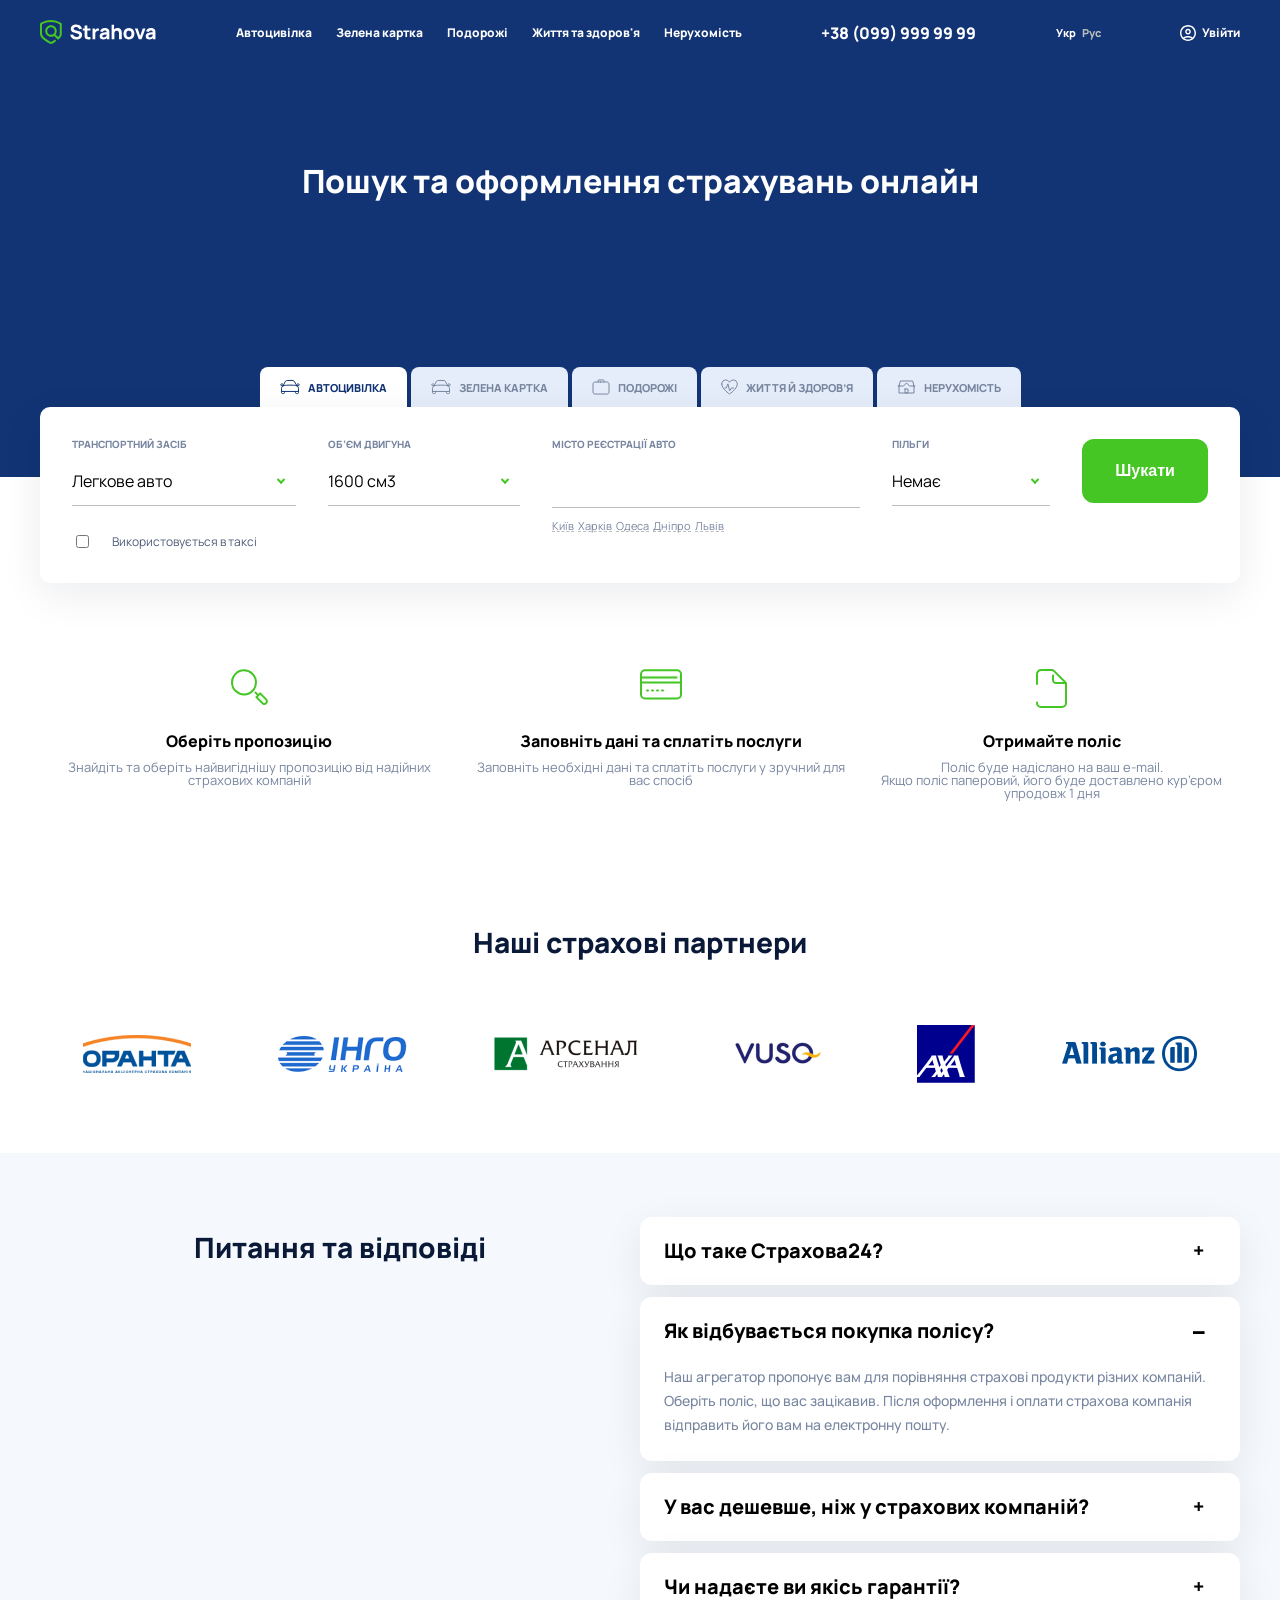
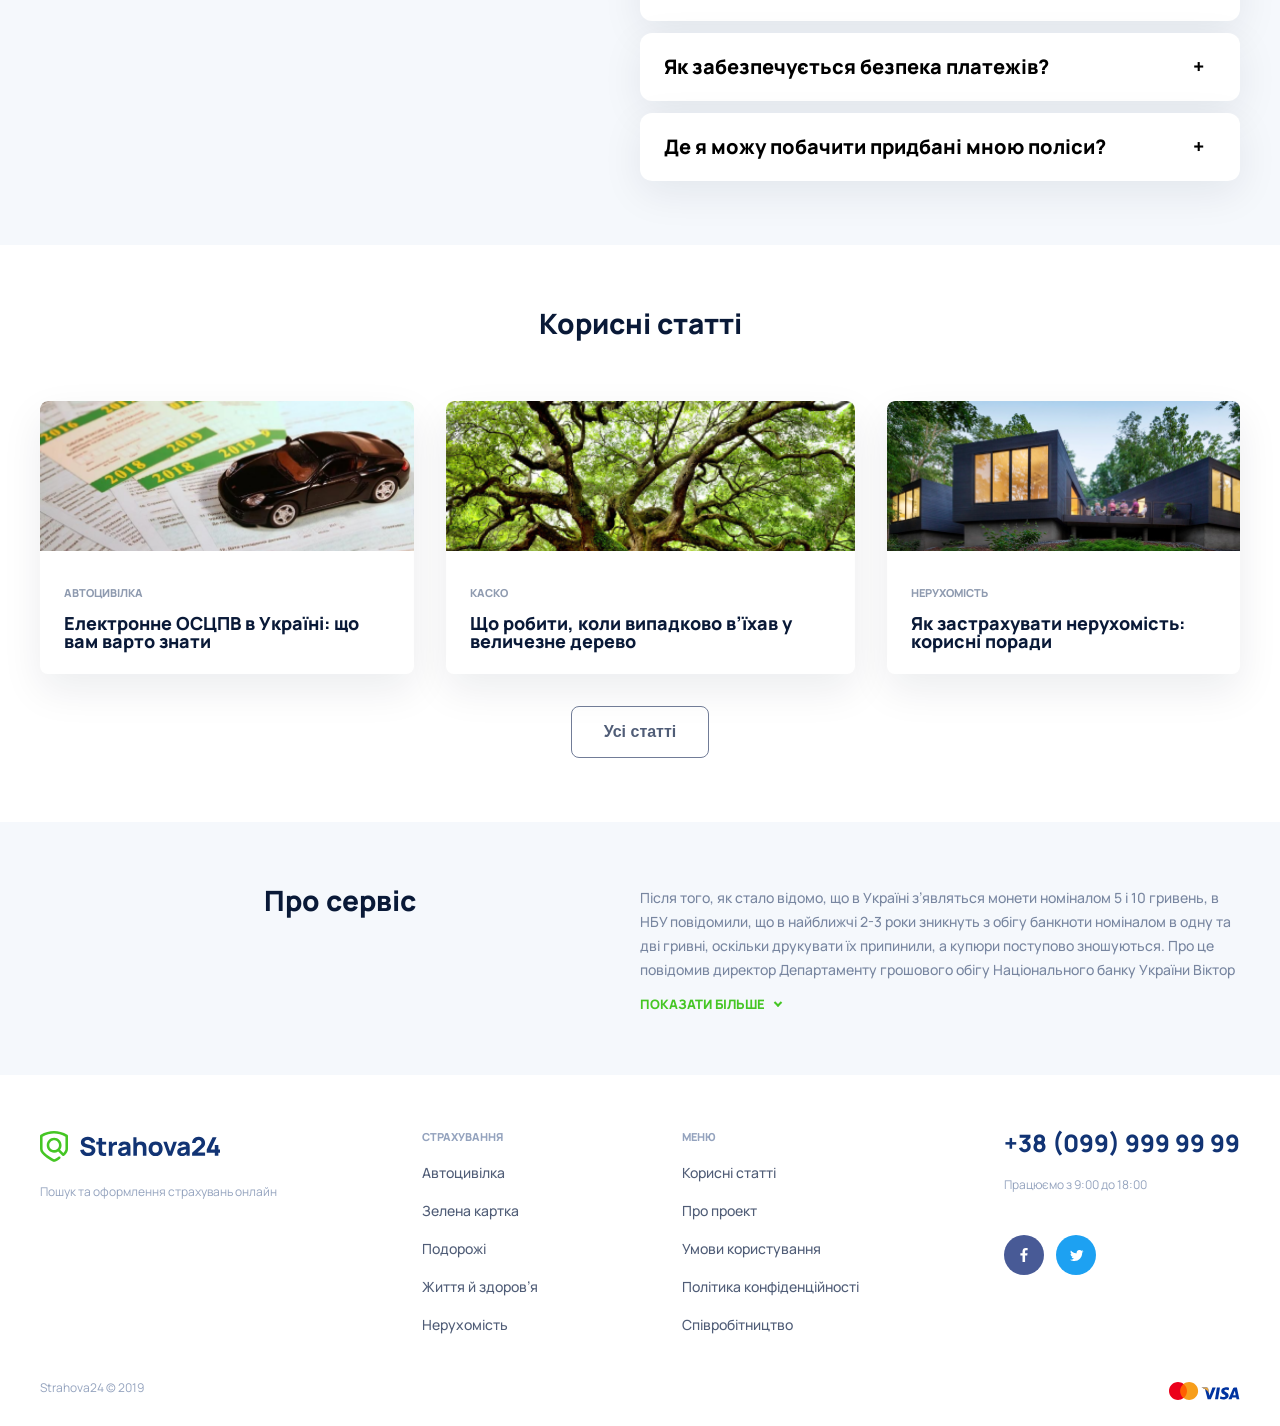
<file: index.html>
<!DOCTYPE html>
<html lang="en">
<head>
    <meta charset="UTF-8">
    <title>Flex</title>
    <link href='https://fonts.googleapis.com/css?family=Manrope' rel='stylesheet'>
    <link href="reset.css" rel="stylesheet">
    <link href="style.css" rel="stylesheet">
</head>
<body>
<header>
    <div class="container">
        <div class="header-block">
            <img src="/images/logo.svg" alt="logo"/>
            <ul class="header-menu">
                <li class="header-menu-item"><a href="#">Автоцивілка</a></li>
                <li class="header-menu-item"><a href="#">Зелена картка</a></li>
                <li class="header-menu-item"><a href="#">Подорожі</a></li>
                <li class="header-menu-item"><a href="#">Життя та здоров'я</a></li>
                <li class="header-menu-item"><a href="#">Нерухомість</a></li>
            </ul>
            <a class="header-contact" href="tel:123123123">+38 (099) 999 99 99</a>
            <div class="header-lang-selector">
                <span class="header-lang-item active">Укр</span>
                <a class="header-lang-item" href="#">Рус</a>
            </div>
            <a class="header-sigh-in-block" href="#">
                <img src="/images/user.svg" alt="user">
                <span>Увійти</span>
            </a>
        </div>
    </div>
</header>
<main>
    <div class="search-section">
        <div class="container">
            <div class="hero">
                <h1>Пошук та оформлення страхувань онлайн</h1>
            </div>
        </div>
    </div>
    <div class="container">
        <div class="search-block">
            <ul class="search-categories">
                <li class="search-category active">
                    <svg xmlns="http://www.w3.org/2000/svg" width="20" height="16" viewBox="0 0 20 16" fill="none">
                        <path
                            d="M3.26201 6.67548C3.26201 6.67548 4.33125 4.31645 5.09203 2.88323C5.85281 1.45 6.65568 1.45 10.0098 1.45C13.3638 1.45 13.8784 1.45 14.6392 2.88323C15.4 4.31645 16.7379 6.67548 16.7379 6.67548M3.26201 6.67548C3.26201 6.67548 4.10153 6.12457 10.0098 6.12457C15.918 6.12457 16.7379 6.67548 16.7379 6.67548M3.26201 6.67548C3.26201 6.67548 1.49995 7.50184 1.49995 9.43522L1.49998 13.5945C1.49998 14.1222 1.9294 14.55 2.45911 14.55H3.56044C4.09015 14.55 4.51956 14.1222 4.51956 13.5945V12.45M3.26201 6.67548C3.26201 6.67548 3.26202 6.23825 3.26202 5.80329C3.26202 4.93111 2.19525 4.93111 1.66324 4.93111C1.13123 4.93111 0.699951 5.17805 0.699951 5.80329C0.699951 6.42853 1.13123 6.67548 1.66324 6.67548H3.26201ZM1.49998 12.45H18.5M16.7379 6.67548C16.7379 6.67548 18.5 7.50184 18.5 9.43522L18.5 13.5945C18.5 14.1222 18.0706 14.55 17.5409 14.55H16.4395C15.9098 14.55 15.4804 14.1222 15.4804 13.5945V12.45M16.7379 6.67548C16.7379 6.67548 16.7379 6.23825 16.7379 5.80329C16.7379 4.93111 17.8046 4.93111 18.3366 4.93111C18.8687 4.93111 19.2999 5.17805 19.2999 5.80329C19.2999 6.42853 18.8687 6.67548 18.3366 6.67548H16.7379Z"
                            stroke="#123474" stroke-linecap="round" stroke-linejoin="round"/>
                    </svg>
                    <span>автоцивілка</span>
                </li>
                <li class="search-category">
                    <svg xmlns="http://www.w3.org/2000/svg" width="20" height="16" viewBox="0 0 20 16" fill="none">
                        <path
                            d="M3.26201 6.67548C3.26201 6.67548 4.33125 4.31645 5.09203 2.88323C5.85281 1.45 6.65568 1.45 10.0098 1.45C13.3638 1.45 13.8784 1.45 14.6392 2.88323C15.4 4.31645 16.7379 6.67548 16.7379 6.67548M3.26201 6.67548C3.26201 6.67548 4.10153 6.12457 10.0098 6.12457C15.918 6.12457 16.7379 6.67548 16.7379 6.67548M3.26201 6.67548C3.26201 6.67548 1.49995 7.50184 1.49995 9.43522L1.49998 13.5945C1.49998 14.1222 1.9294 14.55 2.45911 14.55H3.56044C4.09015 14.55 4.51956 14.1222 4.51956 13.5945V12.45M3.26201 6.67548C3.26201 6.67548 3.26202 6.23825 3.26202 5.80329C3.26202 4.93111 2.19525 4.93111 1.66324 4.93111C1.13123 4.93111 0.699951 5.17805 0.699951 5.80329C0.699951 6.42853 1.13123 6.67548 1.66324 6.67548H3.26201ZM1.49998 12.45H18.5M16.7379 6.67548C16.7379 6.67548 18.5 7.50184 18.5 9.43522L18.5 13.5945C18.5 14.1222 18.0706 14.55 17.5409 14.55H16.4395C15.9098 14.55 15.4804 14.1222 15.4804 13.5945V12.45M16.7379 6.67548C16.7379 6.67548 16.7379 6.23825 16.7379 5.80329C16.7379 4.93111 17.8046 4.93111 18.3366 4.93111C18.8687 4.93111 19.2999 5.17805 19.2999 5.80329C19.2999 6.42853 18.8687 6.67548 18.3366 6.67548H16.7379Z"
                            stroke="#7886A0" stroke-linecap="round" stroke-linejoin="round"/>
                    </svg>
                    <span>Зелена картка</span>
                </li>
                <li class="search-category">
                    <svg xmlns="http://www.w3.org/2000/svg" width="18" height="16" viewBox="0 0 18 16" fill="none">
                        <path d="M6 3.00404V1.60402C6 1.24282 6.29584 0.950004 6.66077 0.950004L11.3392 0.950005C11.7042 0.950005 12 1.24282 12 1.60402V3.01055M8.68185 3.00404C11.438 3.00404 13.5814 3.00404 15.0017 3.00404C16.1062 3.00404 17 3.89876 17 5.00333C17 6.37912 17 8.26294 17 9.9895C17 11.2198 17 12.2489 17 13.0508C17 14.1554 16.1063 15.05 15.0017 15.05C13.5814 15.05 11.438 15.05 8.68185 15.05C6.13451 15.05 4.25839 15.05 2.99811 15.05C1.89354 15.05 1 14.1554 1 13.0508C1 12.2489 1 11.2198 1 9.9895C1 8.26294 1 6.37912 1 5.00333C1 3.89876 1.89354 3.00404 2.99811 3.00404C4.25839 3.00404 6.13451 3.00404 8.68185 3.00404Z" stroke="#7886A0" stroke-linecap="round" stroke-linejoin="round"/>
                    </svg>
                    <span>Подорожі</span>
                </li>
                <li class="search-category">
                    <svg xmlns="http://www.w3.org/2000/svg" width="17" height="16" viewBox="0 0 17 16" fill="none">
                        <path d="M12.5794 9H10.5654L8.65887 11.6773L6.9112 4.89474L5.1764 9H4.07941M0.714966 5.09783C0.714966 2.41304 2.46263 1 4.68693 1C7.22898 1 8.50002 3.26087 8.50002 3.26087C8.50002 3.26087 9.77104 1 12.3131 1C14.5374 1 16.2851 2.41304 16.2851 5.09783C16.2851 9.90217 8.50001 15 8.50001 15C8.50001 15 0.714966 9.90217 0.714966 5.09783Z" stroke="#7886A0" stroke-linecap="round" stroke-linejoin="round"/>
                    </svg>
                    <span>Життя й здоров’я</span>
                </li>
                <li class="search-category">
                    <svg xmlns="http://www.w3.org/2000/svg" width="19" height="14" viewBox="0 0 19 14" fill="none">
                        <path d="M17 6.00001L15.6325 1.00001H3.36754L2.00003 6.00001M17 6.00001L12.5 6.00002L9.5 2.9248L6.5 6.00002L2.00003 6.00001M17 6.00001L17 13H2.00002L2.00003 6.00001M17 6.00001H17.8333M2.00003 6.00001H1.16669M8 9L11 9.00001V13L8 13V9Z" stroke="#7886A0" stroke-linecap="round" stroke-linejoin="round"/>
                    </svg>
                    <span>Нерухомість</span>
                </li>
            </ul>
            <div class="search-card">
                <div class="search-filters">
                    <div class="search-filter">
                        <label>Транспортний засіб</label>
                        <div class="custom-select">Легкове авто <span class="arrow"></span></div>
                    </div>
                    <div class="search-filter">
                        <label>Об’єм двигуна</label>
                        <div class="custom-select">1600 см3 <span class="arrow"></span></div>
                    </div>
                    <div class="search-filter">
                        <label for="city">Місто реєстрації авто</label>
                        <input type="text" class="search-input" name="city" id="city">
                        <div class="search-filter-info">
                            <span>Київ</span>
                            <span>Харків</span>
                            <span>Одеса</span>
                            <span>Дніпро</span>
                            <span>Львів</span>
                        </div>
                    </div>
                    <div class="search-filter">
                        <label>Пільги</label>
                        <div class="custom-select">Немає <span class="arrow"></span></div>
                    </div>
                    <button class="search-submit-btn">Шукати</button>
                </div>
                <div>
                    <div class="checkbox-block">
                        <input type="checkbox" id="used-in-taxi">
                        <span class="checkmark"></span>
                        <label for="used-in-taxi">Використовується в таксі</label>
                    </div>
                </div>
            </div>
        </div>
    </div>

    <div class="container">
        <div class="steps-block">
            <div class="step-block">
                <div class="step-img">
                    <svg xmlns="http://www.w3.org/2000/svg" width="37" height="36" viewBox="0 0 37 36" fill="none">
                        <path d="M26.5899 25.5899L24.5 23.5" stroke="#45C624" stroke-width="2" stroke-linecap="round"
                              stroke-linejoin="round"/>
                        <path
                            d="M24.9968 13.119C25.1477 19.7597 19.8988 25.2657 13.2732 25.4169C6.64749 25.5681 1.15403 20.3073 1.00317 13.6666C0.852314 7.02585 6.10118 1.51992 12.7268 1.36872C19.3525 1.21752 24.846 6.47831 24.9968 13.119Z"
                            fill="white" stroke="#45C624" stroke-width="2" stroke-linecap="round"
                            stroke-linejoin="round"/>
                        <path
                            d="M25.4084 28.1356L29.1355 24.4085L35.1364 30.4094C36.1656 31.4386 36.1656 33.1073 35.1364 34.1365C34.1072 35.1657 32.4385 35.1657 31.4093 34.1365L25.4084 28.1356Z"
                            fill="#F0FCED" stroke="#45C624" stroke-width="2" stroke-linecap="round"
                            stroke-linejoin="round"/>
                    </svg>
                </div>
                <span class="step-title">Оберіть пропозицію</span>
                <p class="step-text">Знайдіть та оберіть найвигіднішу пропозицію від надійних страхових компаній</p>
            </div>
            <div class="step-block">
                <div class="step-img">
                    <svg xmlns="http://www.w3.org/2000/svg" width="42" height="31" viewBox="0 0 42 31" fill="none">
                        <rect x="1" y="6" width="40" height="5" fill="#F0FCED"/>
                        <path
                            d="M1 8.3837V5.3678C1 3.15866 2.79086 1.3678 5 1.3678H37C39.2091 1.3678 41 3.15866 41 5.3678V8.3837V13.3951M1 8.3837V13.3951M1 8.3837H36.5M41 13.3951V25.4314C41 27.6405 39.2091 29.4314 37 29.4314H5C2.79086 29.4314 1 27.6405 1 25.4314V13.3951M41 13.3951H1"
                            stroke="#45C624" stroke-width="2" stroke-linecap="round" stroke-linejoin="round"/>
                        <path d="M7 21.4132H8" stroke="#45C624" stroke-width="2" stroke-linecap="round"
                              stroke-linejoin="round"/>
                        <path d="M12 21.4132H13" stroke="#45C624" stroke-width="2" stroke-linecap="round"
                              stroke-linejoin="round"/>
                        <path d="M17 21.4132H18" stroke="#45C624" stroke-width="2" stroke-linecap="round"
                              stroke-linejoin="round"/>
                        <path d="M22 21.4132H23" stroke="#45C624" stroke-width="2" stroke-linecap="round"
                              stroke-linejoin="round"/>
                    </svg>
                </div>
                <span class="step-title">Заповніть дані та сплатіть послуги</span>
                <p class="step-text">Заповніть необхідні дані та сплатіть послуги у зручний для вас спосіб</p>
            </div>
            <div class="step-block">
                <div class="step-img">
                    <svg xmlns="http://www.w3.org/2000/svg" width="31" height="39" viewBox="0 0 31 39" fill="none">
                        <path
                            d="M30 14.0119L17.9195 1.904C17.3578 1.34106 16.5956 1.02415 15.8004 1.02292L5.0062 1.0062C2.79464 1.00278 1 2.79464 1 5.0062L1 14.8962M30 14.0119L30 19.9075L30 34C30 36.2091 28.2091 38 26 38L5 38C2.79086 38 1 36.2091 1 34L1 33.4382M30 14.0119L20.0085 14.0119C18.3483 14.0119 17.0038 12.6636 17.0085 11.0035L17.0212 6.5037"
                            stroke="#45C624" stroke-width="2" stroke-linecap="round" stroke-linejoin="round"/>
                    </svg>
                </div>
                <span class="step-title">Отримайте поліс</span>
                <p class="step-text">Поліс буде надіслано на ваш e-mail. <br>
                    Якщо поліс паперовий, його буде доставлено кур’єром упродовж 1 дня</p>
            </div>
        </div>
    </div>
    <div class="container">
        <div class="partners-block">
            <h2 class="partners-title">Наші страхові партнери</h2>
            <ul class="partners-items">
                <li class="partners-item">
                    <img src="/images/partner.png" alt="partner">
                </li>
                <li class="partners-item">
                    <img src="/images/partner2.png" alt="partner">
                </li>
                <li class="partners-item">
                    <img src="/images/partner3.png" alt="partner">
                </li>
                <li class="partners-item">
                    <img src="/images/partner4.png" alt="partner">
                </li>
                <li class="partners-item">
                    <img src="/images/partner5.png" alt="partner">
                </li>
                <li class="partners-item">
                    <img src="/images/partner6.png" alt="partner">
                </li>
            </ul>
        </div>
    </div>
    <div class="questions-section">
        <div class="container">
            <div class="questions-block">
                <h2>Питання та відповіді</h2>
                <ul class="questions-items">
                    <li class="questions-item">
                        Що таке Страхова24? <span class="expander"></span>
                    </li>
                    <li class="questions-item collapsed">
                        Як відбувається покупка полісу? <span class="expander"></span>
                        <p class="questions-item-text">
                            Наш агрегатор пропонує вам для порівняння страхові продукти різних компаній.
                            Оберіть поліс, що вас зацікавив. Після оформлення і оплати страхова компанія відправить його
                            вам на електронну пошту.
                        </p>
                    </li>
                    <li class="questions-item">
                        У вас дешевше, ніж у страхових компаній? <span class="expander"></span>
                    </li>
                    <li class="questions-item">
                        Чи надаєте ви якісь гарантії? <span class="expander"></span>
                    </li>
                    <li class="questions-item">
                        Як забезпечується безпека платежів? <span class="expander"></span>
                    </li>
                    <li class="questions-item">
                        Де я можу побачити придбані мною поліси? <span class="expander"></span>
                    </li>
                </ul>
            </div>
        </div>
    </div>
    <div class="container">
        <div class="articles-block">
            <h2>Корисні статті</h2>
            <div class="articles-items">
                <div class="article-item">
                    <div class="article-image" style="background-image: url('/images/article1.png')"></div>
                    <div class="article-info">
                        <span class="article-category">Автоцивілка</span>
                        <span class="article-title">Електронне ОСЦПВ в Україні: що вам варто знати</span>
                    </div>
                </div>
                <div class="article-item">
                    <div class="article-image" style="background-image: url('/images/article2.png')"></div>
                    <div class="article-info">
                        <span class="article-category">КАСКО</span>
                        <span class="article-title">Що робити, коли випадково в’їхав у величезне дерево</span>
                    </div>
                </div>
                <div class="article-item">
                    <div class="article-image" style="background-image: url('/images/article3.png')"></div>
                    <div class="article-info">
                        <span class="article-category">нерухомIсть</span>
                        <span class="article-title">Як застрахувати нерухомість: корисні поради</span>
                    </div>
                </div>
            </div>
            <button class="articles-show-more">Усі статті</button>
        </div>
    </div>
    <div class="about-section">
        <div class="container">
            <div class="about-block">
                <h2>Про сервiс</h2>
                <div class="about-content">
                    <p class="about-text">Після того, як стало відомо, що в Україні з’являться монети номіналом 5 і 10
                        гривень, в НБУ
                        повідомили, що в найближчі 2-3 роки зникнуть з обігу банкноти номіналом в одну та дві гривні, оскільки друкувати їх припинили, а купюри поступово зношуються.
                        Про це повідомив директор Департаменту грошового обігу Національного банку України Віктор</p>
                    <span class="about-show-more">Показати більше<span class="arrow"></span></span>
                </div>
            </div>
        </div>
    </div>
</main>
<footer>
    <div class="container">
        <div class="footer-block">
            <div class="footer-sections">
                <div class="footer-section">
                    <img src="/images/footer-logo.svg" width="180" alt="footer logo"/>
                    <span class="footer-info">Пошук та оформлення страхувань онлайн</span>
                </div>
                <div class="footer-section">
                    <a href="#" class="footer-menu-title">Страхування</a>
                    <a href="#" class="footer-menu-item">Автоцивілка</a>
                    <a href="#" class="footer-menu-item">Зелена картка</a>
                    <a href="#" class="footer-menu-item">Подорожі</a>
                    <a href="#" class="footer-menu-item">Життя й здоров’я</a>
                    <a href="#" class="footer-menu-item">Нерухомість</a>
                </div>
                <div class="footer-section">
                    <a href="#" class="footer-menu-title">Меню</a>
                    <a href="#" class="footer-menu-item">Корисні статті</a>
                    <a href="#" class="footer-menu-item">Про проект</a>
                    <a href="#" class="footer-menu-item">Умови користування</a>
                    <a href="#" class="footer-menu-item">Політика конфіденційності</a>
                    <a href="#" class="footer-menu-item">Співробітництво</a>
                </div>
                <div class="footer-section">
                    <a href="tel:123123" class="footer-contact">+38 (099) 999 99 99</a>
                    <span class="footer-info">Працюємо з 9:00 до 18:00</span>
                    <div class="footer-social">
                        <a href="#"><img src="/images/footer-facebook.svg" alt="footer facebook"/></a>
                        <a href="#"><img src="/images/footer-twitter.svg" alt="footer twitter"/></a>
                    </div>
                </div>
            </div>
            <div class="footer-info">
                <span>Strahova24 © 2019</span>
                <span class="footer-payment-info">
                    <img src="/images/footer-payment-1.svg" alt="footer mastercard"/>
                    <img src="/images/footer-payment-2.svg" alt="footer visa"/>
                </span>
            </div>
        </div>
    </div>
</footer>
</body>
</html>
</file>
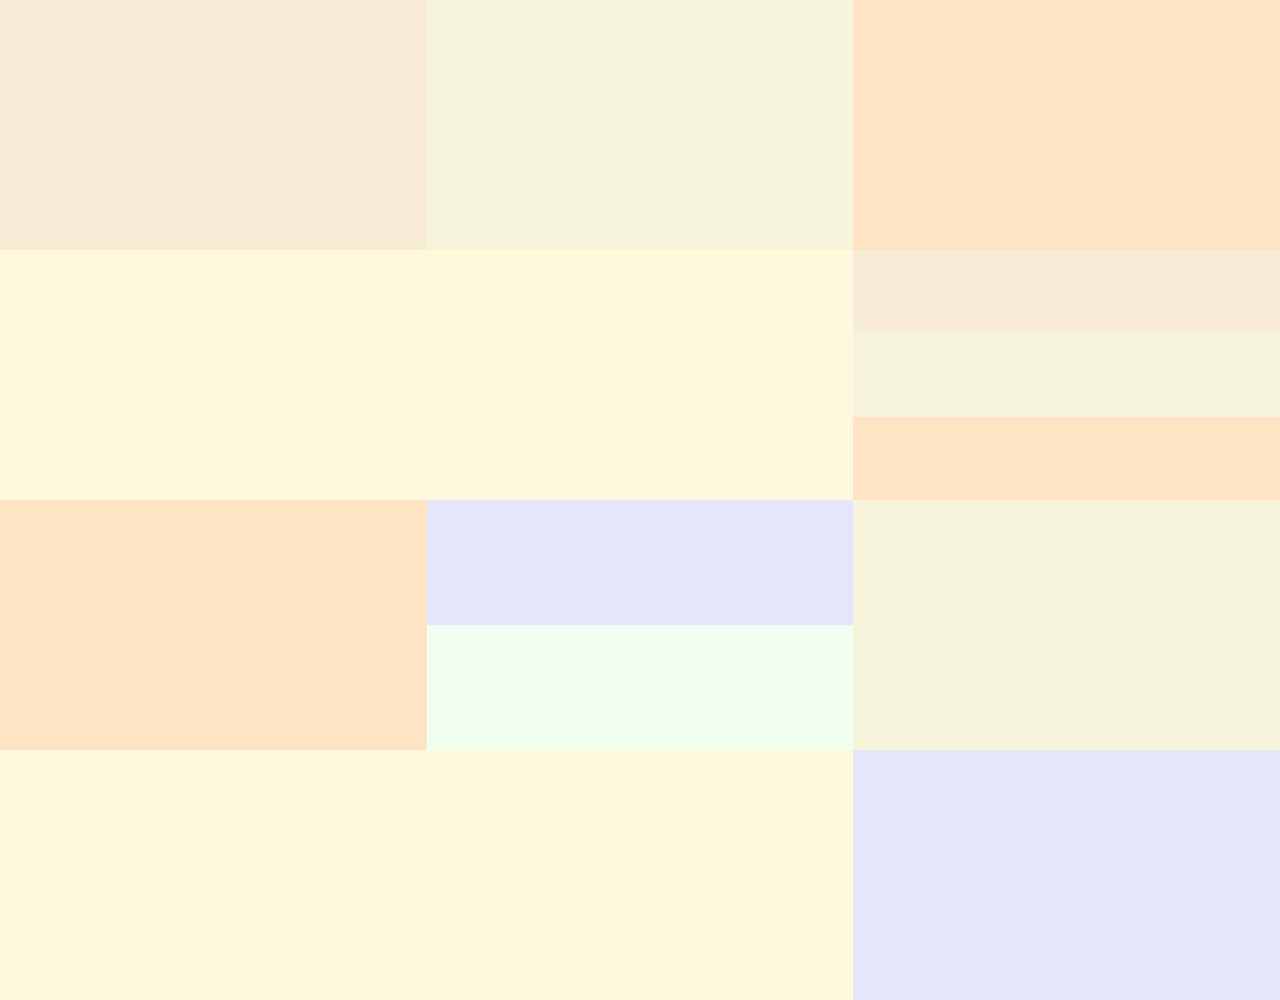
<file: page-flex.html>
<!DOCTYPE html>
<html lang="en">
<head>
    <meta charset="UTF-8">
    <title>Flex</title>
    <link href="reset.css" rel="stylesheet">
    <link href="colors.css" rel="stylesheet">
    <link href="flex.css" rel="stylesheet">
</head>
<body>
<div class="row">
    <div class="grown-block color1"></div>
    <div class="grown-block color2"></div>
    <div class="grown-block color3"></div>
</div>
<div class="row">
    <div class="grown-block-2 color4"></div>
    <div class="grown-block flex flex-col">
        <div class="color1"></div>
        <div class="color2"></div>
        <div class="color3"></div>
    </div>
</div>
<div class="row">
    <div class="grown-block color3"></div>
    <div class="grown-block flex flex-col">
        <div class="color5"></div>
        <div class="color6"></div>
    </div>
    <div class="grown-block color2"></div>
</div>
<div class="row">
    <div class="grown-block-2 color4"></div>
    <div class="grown-block color5"></div>
</div>
</body>
</html>
</file>
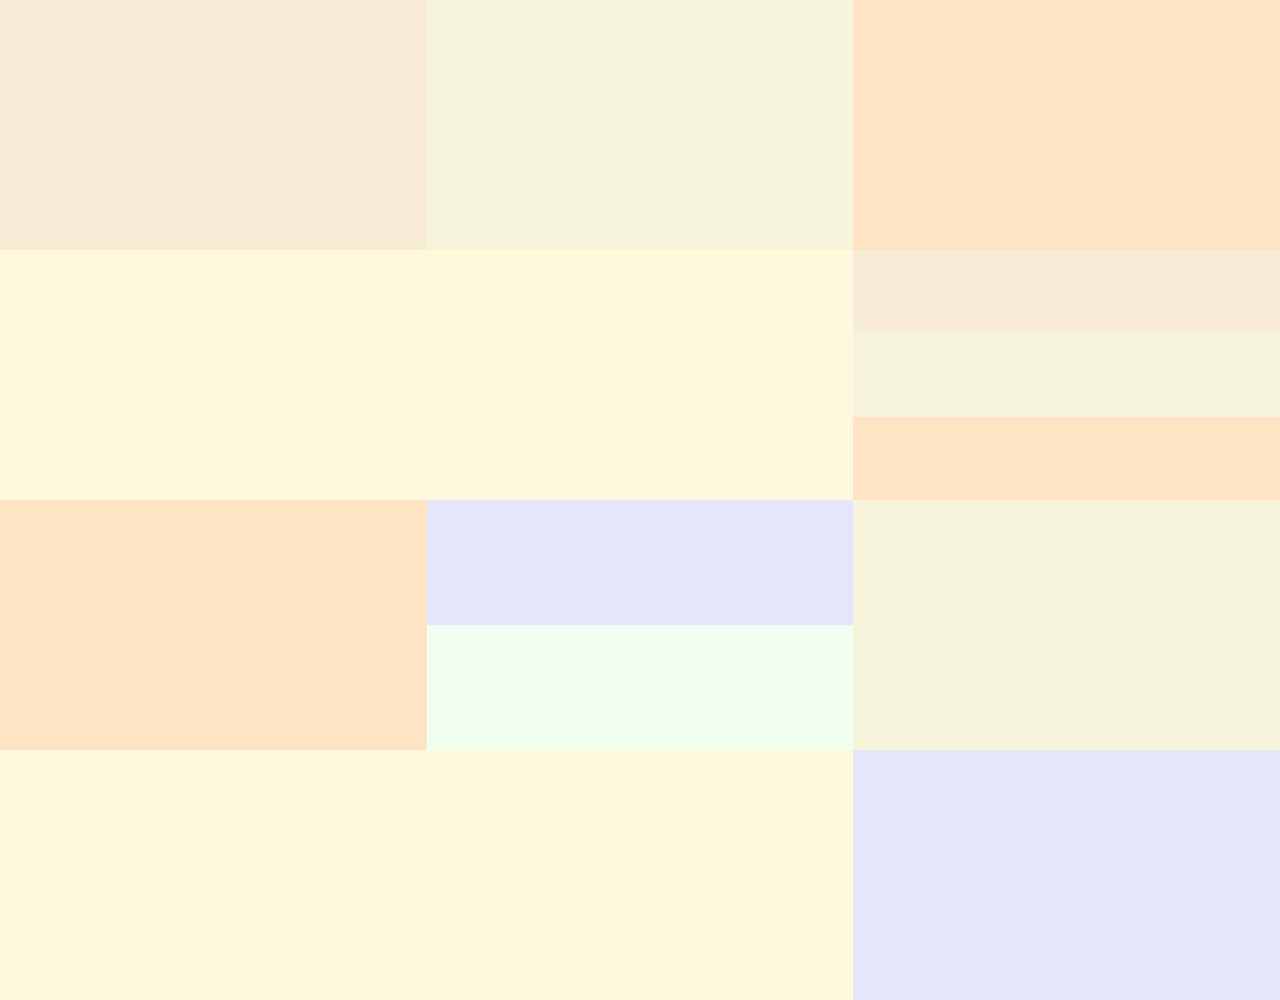
<file: page-inline.html>
<!DOCTYPE html>
<html lang="en">
<head>
    <meta charset="UTF-8">
    <title>Inline</title>
    <link href="reset.css" rel="stylesheet">
    <link href="colors.css" rel="stylesheet">
    <link href="inline.css" rel="stylesheet">
</head>
<body>
<div class="row">
    <div class="grown-block color1"></div>
    <div class="grown-block color2"></div>
    <div class="grown-block color3"></div>
</div>
<div class="row">
    <div class="grown-block-2 color4"></div>
    <div class="grown-block with-items">
        <div class="color1"></div>
        <div class="color2"></div>
        <div class="color3"></div>
    </div>
</div>
<div class="row">
    <div class="grown-block color3"></div>
    <div class="grown-block with-items-2">
        <div class="color5"></div>
        <div class="color6"></div>
    </div>
    <div class="grown-block color2"></div>
</div>
<div class="row">
    <div class="grown-block-2 color4"></div>
    <div class="grown-block color5"></div>
</div>
</body>
</html>
</file>
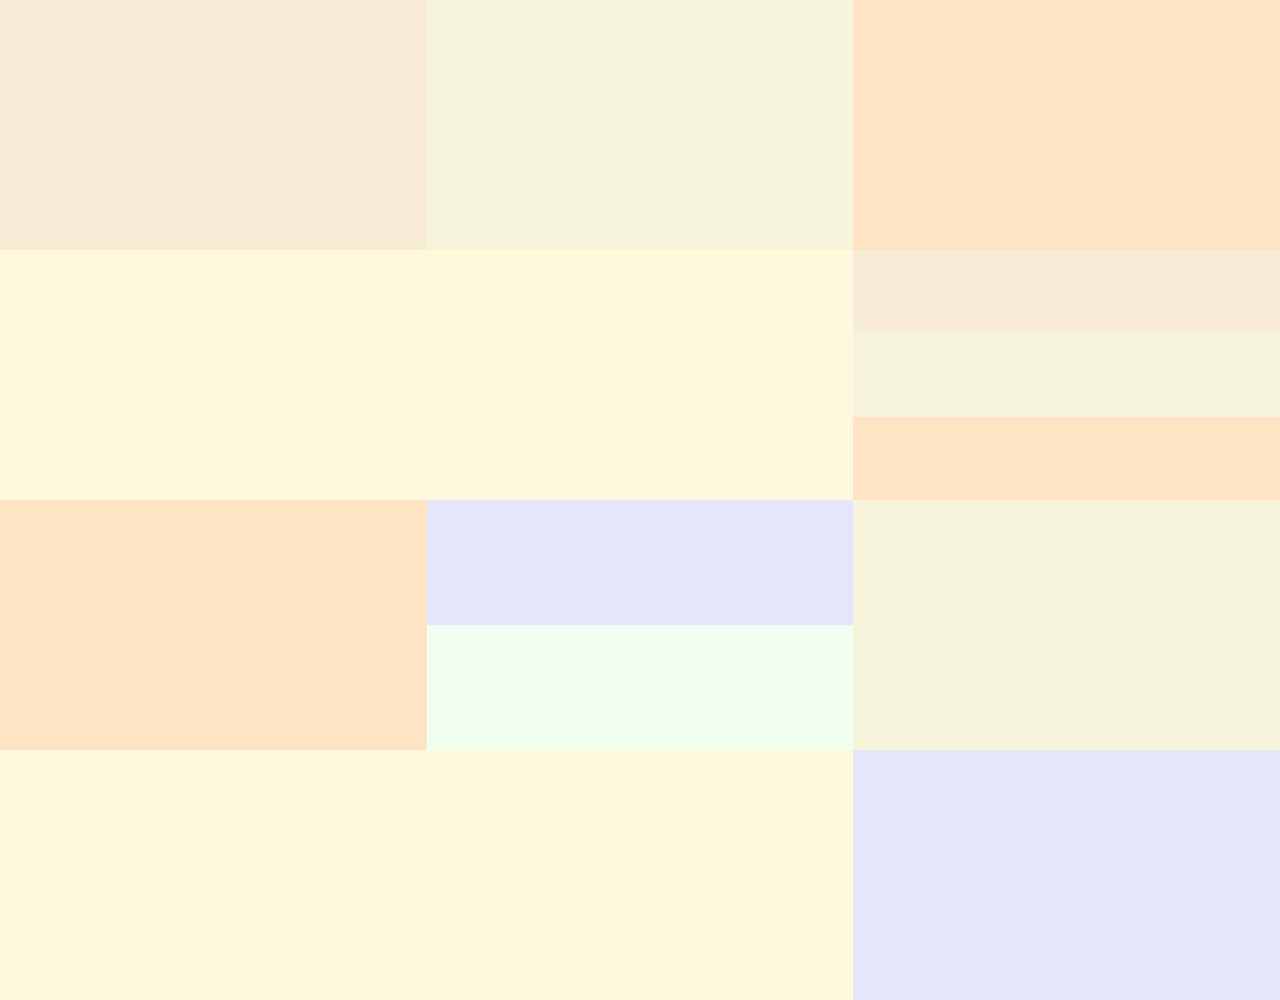
<file: page-table.html>
<!DOCTYPE html>
<html lang="en">
<head>
    <meta charset="UTF-8">
    <title>Table</title>
    <link href="reset.css" rel="stylesheet">
    <link href="colors.css" rel="stylesheet">
    <link href="table.css" rel="stylesheet">
</head>
<body>
<table>
    <tbody>
    <tr>
        <td class="color1"></td>
        <td class="color2"></td>
        <td class="color3"></td>
    </tr>
    <tr>
        <td class="color4" colspan="2"></td>
        <td class="with-items">
            <table>
                <tr class="color1">
                    <td></td>
                </tr>
                <tr class="color2">
                    <td></td>
                </tr>
                <tr class="color3">
                    <td></td>
                </tr>
            </table>
        </td>
    </tr>
    <tr>
        <td class="color3"></td>
        <td class="with-items-2">
            <table>
                <tr class="color5">
                    <td></td>
                </tr>
                <tr class="color6">
                    <td></td>
                </tr>
            </table>
        </td>
        <td class="color2"></td>
    </tr>
    <tr>
        <td class="color4" colspan="2"></td>
        <td class="color5"></td>
    </tr>
    </tbody>
</table>
</body>
</html>
</file>
<file: style.css>
body {
    font-size: 12px;
    font-family: 'Manrope';
    background-color: white;
}

h2 {
    font-weight: 800;
    font-size: 28px;
    color: #091937;
    text-align: center;
}

header {
    background-color: #123474;
}

.header-block {
    display: flex;
    padding: 20px 0;
    color: white;
    justify-content: space-between;
    align-items: center;
}

.header-menu {
    display: flex;
    gap: 24px;
}

.header-menu-item a {
    font-weight: 800;
}

.header-contact {
    font-size: 16px;
    font-weight: 800;
}

.header-lang-selector {
    font-size: 11px;
    display: flex;
    gap: 6px;
}

.header-lang-item {
    font-weight: 800;
    color: #bdbdbd;
}

.header-lang-item.active {
    font-weight: 800;
    color: white;
}

.header-sigh-in-block {
    display: flex;
    align-items: center;
    gap: 6px;
}

.header-sigh-in-block span {
    font-weight: 800;
}


.backdrop-container {
    position: relative;
}

.container {
    margin: 0 auto;
    max-width: 1200px;
}

.search-section {
    background-color: #123474;
}

.hero {
    display: flex;
    flex-direction: column;
}

.hero h1 {
    margin: 100px auto 280px;
    font-size: 32px;
    font-weight: 800;
    color: white;
}

.search-block {
    margin: -50px auto auto;
    height: 96px;
    justify-content: center;
    display: flex;
    flex-direction: column;
}

.search-categories {
    display: flex;
    gap: 4px;
    margin: 0 auto;
}

.search-category {
    padding: 12px 20px;
    border-radius: 8px 8px 0 0;
    display: flex;
    gap: 8px;
    align-items: center;
    background-color: #E6EDFA;
    cursor:pointer;
}

.search-category:hover {
    background-color: #cbd5ec;
}

.search-category.active {
    background-color: white;
}

.search-category span {
    color: #7886A0;
    text-transform: uppercase;
    font-weight: 800;
    font-size: 11px;
}

.search-category.active span {
    background-color: white;
    color: #123474;
}


.search-card {
    background-color: white;
    border-radius: 10px;
    box-shadow: 0 12px 40px 0 #09193714;
    padding: 32px;
}

.search-filters {
    display: flex;
    gap: 32px;
}

.search-filter  {
    display: flex;
    flex-direction: column;
    flex-grow: 2
}

.search-filter label {
    text-transform: uppercase;
    color: #7886A0;
    font-weight: 800;
    font-size: 10px;
    margin-bottom: 8px;
}

.search-submit-btn {
    flex-grow: 1;
    border-radius: 12px;
    border-width: 0;
    color: white;
    background-color: #45C624;
    font-weight: 600;
    font-size: 16px;
    cursor: pointer;
    height: 64px;
}

.search-filter-info {
    font-weight: 500;
    font-size: 11px;
    color: #7886A0;
    margin-top: 12px;
    display: flex;
    gap: 4px;
}

.search-filter-info span {
    border-bottom: 1px dashed #bdbdbd;
    cursor: pointer;
}

.search-submit-btn:hover {
    background-color: #40bd21;
}


.checkbox-block {
 display: flex;
    gap: 10px;
    color: #505D77;
    align-items: center;
}

.search-input {
  border-width: 0 0 1px 0;
    border-color: #bdbdbd;
    padding: 16px 0;
    font-size: 16px;
}

.search-input:focus {
    outline: none;
}

.custom-select {
    position: relative;
    width: 100%;
    padding: 16px 0;
    border-bottom: 1px solid #bdbdbd;
    cursor: pointer;
    font-size: 16px;
}

.arrow {
    position: absolute;
    right: 12px;
    top: 50%;
    width: 6px;
    height: 6px;
    content: '';
    border-left: 2px solid #45C624;
    border-bottom: 2px solid #45C624;
    transform: rotate(-45deg) translate(50%, -50%);
}

.steps-block {
    display: flex;
    gap: 16px;
    margin-top: 82px;
    padding: 64px 0;
}

.step-block {
    flex-grow: 1;
    display: flex;
    flex-direction: column;
    align-items: center;
    gap: 12px;
}

.step-img {
    margin-bottom: 12px;
    height: 40px;
}

.step-title {
    font-size: 16px;
    font-weight: 800;
}

.step-text {
    text-align: center;
    font-size: 13px;
    color: #7886A0;
}

.partners-block {
    padding: 64px 0;
}

.partners-title {
    margin-bottom: 64px;
}

.partners-items {
    display: flex;
}

.partners-item {
    flex-grow: 1;
    text-align: center;
    margin: auto;
}

.questions-section {
    background-color: #F5F8FC;
}

.questions-block {
    display: flex;
    padding: 64px 0;
}

.questions-block h2 {
    width: 50%;
    padding: 16px 0;
}

.questions-items {
    display: flex;
    flex-direction: column;
    gap: 12px;
    width: 50%;
}

.questions-item {
    background-color: white;
    border-radius: 12px;
    padding: 24px;
    box-shadow: 0 12px 40px 0 #09193714;
    font-size: 20px;
    font-weight: 800;
    position: relative;
    cursor: pointer;
}

.questions-item::before {
    content: "\00d7";
    width: 20px;
    height: 20px;
    text-align: center;
    line-height: 20px;
    position: absolute;
    right: 32px;
    transform: rotate(45deg);
}

.questions-item.collapsed::before {
    content: "\2012";
    transform: rotate(0);
}

.questions-item-text {
    display: none;
    font-size: 14px;
    font-weight: 500;
    color: #7886A0;
    padding-top: 24px;
    line-height: 24px;
}

.questions-item.collapsed .questions-item-text {
    display: block;
}

.articles-block {
    display: flex;
    flex-direction: column;
    gap: 32px;
    padding: 64px 0;
}

.articles-block > h2 {
    margin-bottom: 32px;
}

.articles-items {
    display: flex;
    gap: 32px;
}

.article-item {
    flex-grow: 1;
    box-shadow: 0 16px 40px 0 #09193714;
    border-radius: 8px;
    display: flex;
    flex-direction: column;
    gap: 12px;
}

.article-image {
    width: 100%;
    height: 150px;
    background-size: cover;
    border-radius: 8px 8px 0 0;
}

.article-info {
    padding: 24px;
    display: flex;
    flex-direction: column;
    gap: 16px;
}

.article-category {
    text-transform: uppercase;
    font-size: 11px;
    font-weight: 800;
    color: #8F9BB0;
}

.article-title {
    font-size: 18px;
    font-weight: 800;
    color: #091937;
}

.articles-show-more {
    margin: auto;
    padding: 16px 32px;
    color: #505D77;
    font-size: 16px;
    font-weight: 600;
    background: none;
    border: 1px solid #717c97;
    border-radius: 8px;
    cursor: pointer;
}

.articles-show-more:hover {
    background-color: #f3f7ff;
}

.about-section {
    background-color: #F5F8FC;
}

.about-block {
    padding: 64px 0;
    display: flex;
}

.about-block h2 {
    width: 50%;
}

.about-content {
    width: 50%;
}

.about-text {
    font-size: 14px;
    font-weight: 500;
    line-height: 24px;
    color: #7886A0;
    margin-bottom: 16px;
}

.about-show-more {
    font-size: 13px;
    font-weight: 800;
    color: #45C624;
    text-transform: uppercase;
    position: relative;
    padding-right: 28px;
    cursor: pointer;
}

.about-show-more:hover {
    color: #3aaa1e;
}


.footer-block {
    padding: 56px 0 24px;
}

.footer-sections {
    display: flex;
    justify-content: space-between;
    margin-bottom: 50px;
}

.footer-section {
    display: flex;
    flex-direction: column;
    gap: 24px;
}

.footer-menu-title {
    color: #94A3BE;
    font-weight: 800;
    font-size: 11px;
    text-transform: uppercase;
}

.footer-menu-item {
    color: #505D77;
    font-weight: 500;
    font-size: 14px;
}

.footer-contact {
    font-size: 24px;
    font-weight: 800;
    color: #123474;
}

.footer-social {
    margin-top: 20px;
    display: flex;
    gap: 12px;
}

.footer-info {
    display: flex;
    color: #94A3BE;
}

.footer-payment-info {
    margin-left: auto;
}
</file>
<file: colors.css>
.color1 {
    background-color: #FAEBD7;
}

.color2 {
    background-color: #F5F5DC;
}

.color3 {
    background-color: #FFE3C4;
}

.color4 {
    background-color: #FFF8DC;
}

.color5 {
    background-color: #E6E6FA;
}

.color6 {
    background-color: #F0FFF0;
}
</file>
<file: flex.css>
.row {
    display: flex;
    min-height: 250px;
}

.grown-block {
    flex: 1;
}

.grown-block-2 {
    flex-grow: 2;
}

.grown-block > div {
    height: 100%;
}

.flex {
    display: flex;
}

.flex-col {
    flex-direction: column;
}
</file>
<file: inline.css>
.row {
    font-size: 0;
}

.grown-block {
    width: 33.33%;
    display: inline-block;
    height: 250px;
}

.grown-block-2 {
    width: 66.66%;
    display: inline-block;
    height: 250px;
}

.with-items > div {
    height: 33.33%;
}

.with-items-2 > div {
    height: 50%;
}
</file>
<file: table.css>
table {
    width: 100%;
    height: 100%;
}

td {
    height: 250px;
}

.with-items td {
    height: 33.33%;
}

.with-items-2 td {
    height: 50%;
}
</file>
